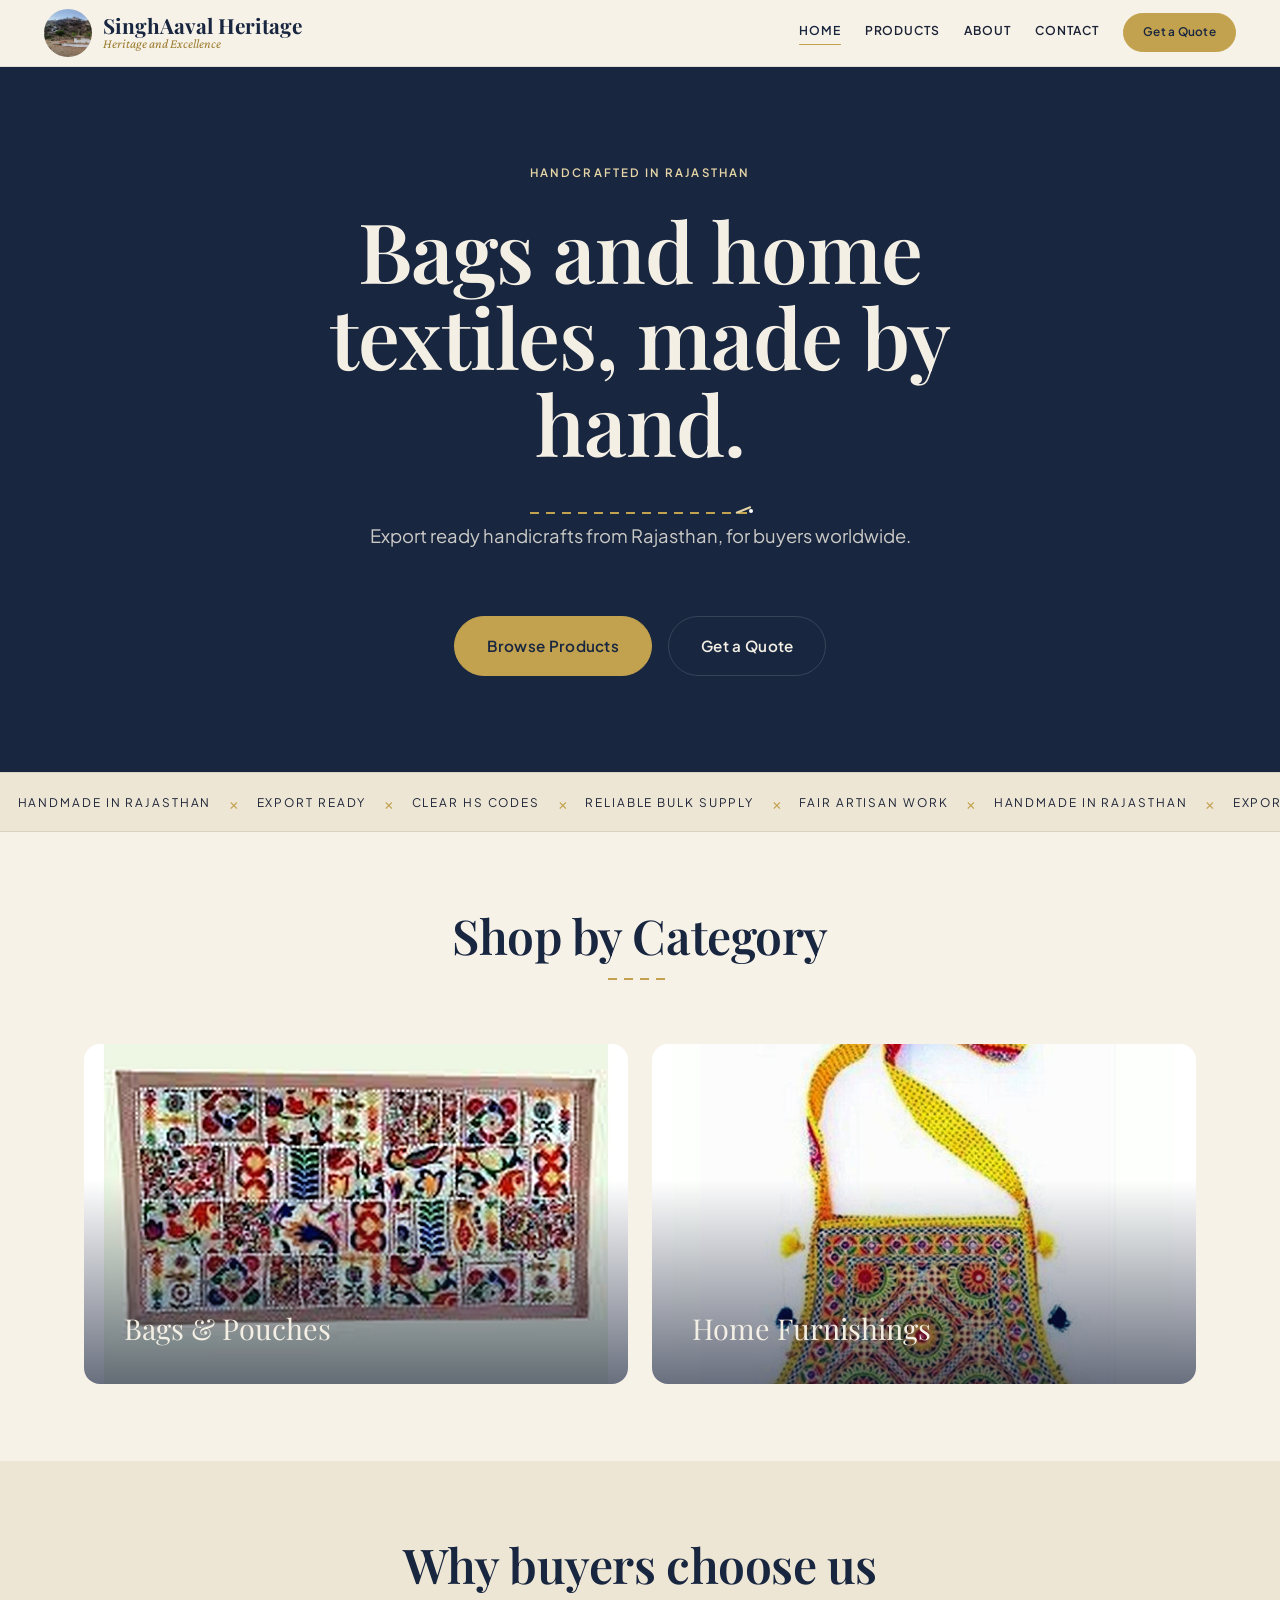
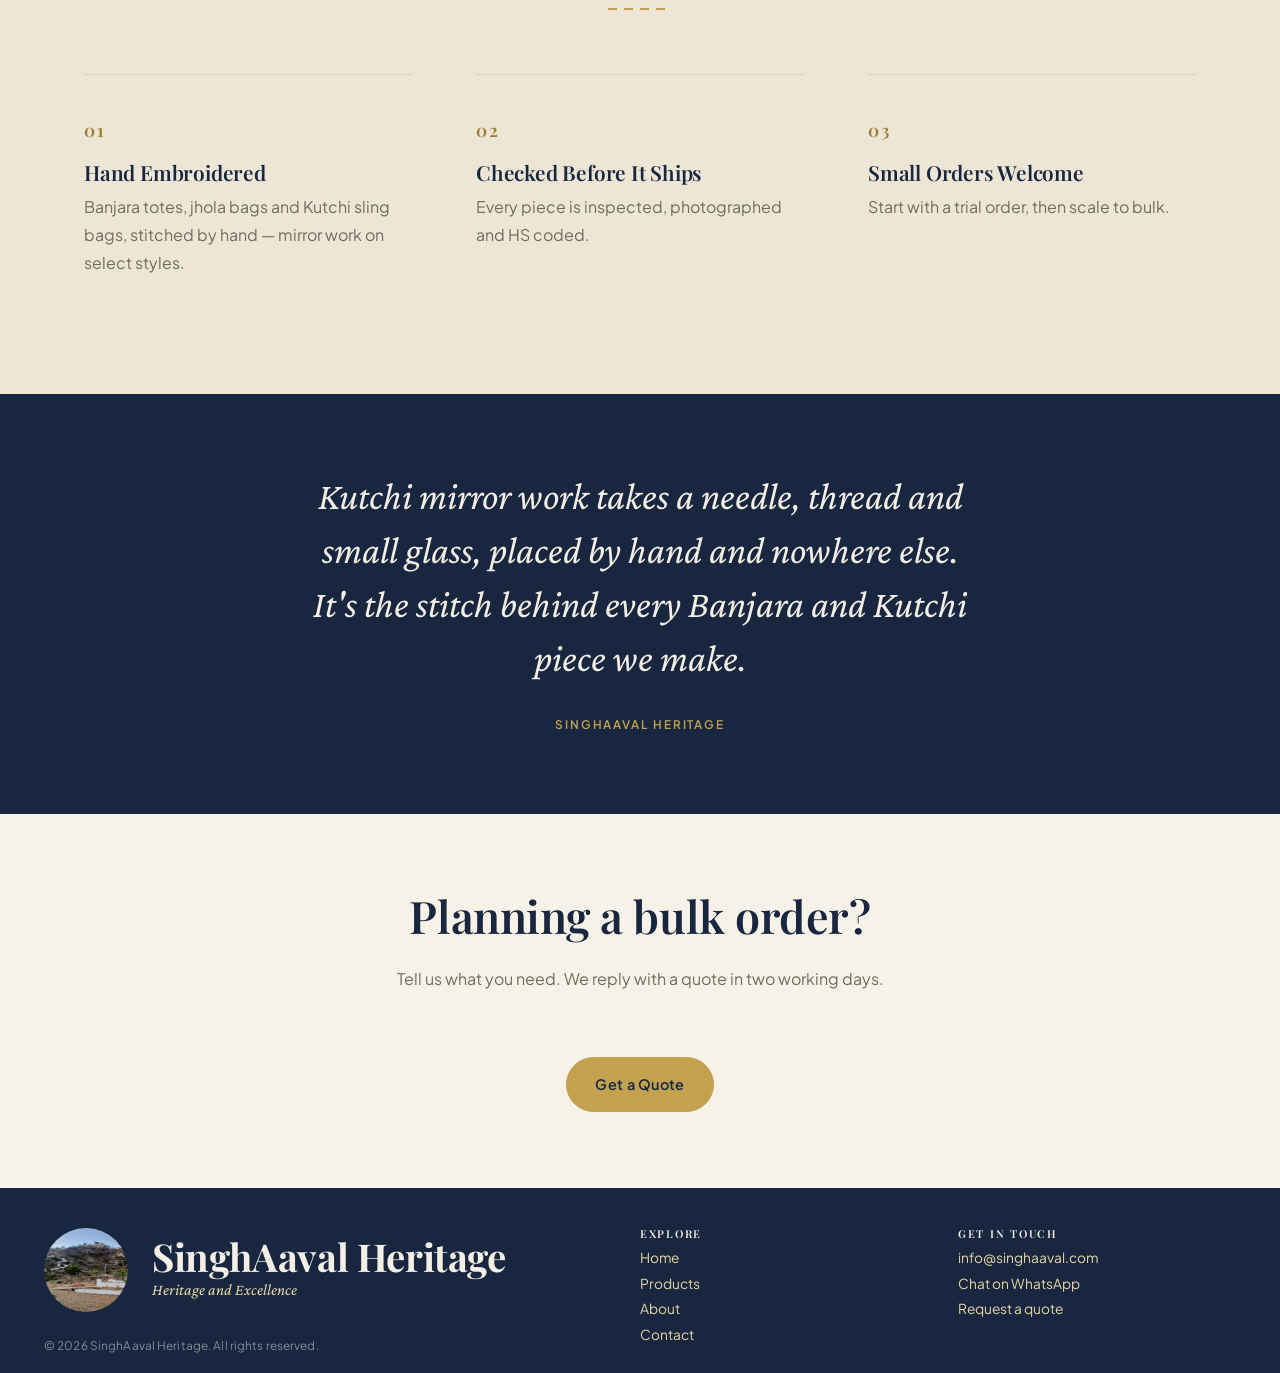
<file: index.html>
<!DOCTYPE html>
<!-- Page shell (machinery). To change what SHOWS on the page, edit PAGES.home in
     assets/js/data.js. The SEO block below (title, description, social preview)
     is the one part of this file worth editing per page — see the comments. -->
<html lang="en">
<head>
  <meta charset="UTF-8" />
  <meta name="viewport" content="width=device-width, initial-scale=1.0" />


  <!-- ===== SEO (safe to edit) =====
       title  : keep ~60 characters, lead with what buyers search.
       description: keep ~155 characters, plain and specific. -->
  <title>Handmade Banjara Bags &amp; Wall Hangings | SinghAaval Heritage</title>
  <meta name="description" content="Manufacturer and exporter of hand embroidered Banjara bags, Kutchi mirror work slings and Rajasthani wall hangings. Wholesale and bulk orders, shipped worldwide." />
  <link rel="canonical" href="https://singhaaval.com/" />
  <meta name="robots" content="index, follow, max-image-preview:large" />
  <meta name="theme-color" content="#182640" />


  <!-- Social / WhatsApp link preview (Open Graph + Twitter). Must be static HTML so
       scrapers that do not run JavaScript still see a title, text and image. -->
  <meta property="og:type" content="website" />
  <meta property="og:site_name" content="SinghAaval Heritage" />
  <meta property="og:title" content="Handmade Banjara Bags &amp; Wall Hangings | SinghAaval Heritage" />
  <meta property="og:description" content="Hand embroidered Banjara bags, Kutchi mirror work slings and Rajasthani wall hangings. Wholesale, export and bulk orders, shipped worldwide." />
  <meta property="og:url" content="https://singhaaval.com/" />
  <meta property="og:image" content="https://singhaaval.com/assets/images/products/banjara-bag.jpg" />
  <meta property="og:locale" content="en_US" />
  <meta name="twitter:card" content="summary_large_image" />
  <meta name="twitter:title" content="Handmade Banjara Bags &amp; Wall Hangings | SinghAaval Heritage" />
  <meta name="twitter:description" content="Hand embroidered Banjara bags, Kutchi mirror work slings and Rajasthani wall hangings. Wholesale and export, shipped worldwide." />
  <meta name="twitter:image" content="https://singhaaval.com/assets/images/products/banjara-bag.jpg" />


  <link rel="icon" href="assets/images/logo.jpg" />
  <link rel="preconnect" href="https://fonts.googleapis.com" />
  <link rel="preconnect" href="https://fonts.gstatic.com" crossorigin />
  <link rel="stylesheet" href="https://fonts.googleapis.com/css2?family=Playfair+Display:wght@500;600;700&family=Plus+Jakarta+Sans:wght@400;500;600;700&family=Crimson+Pro:ital@1&display=swap" />
  <link rel="stylesheet" href="assets/css/theme.css?v=25" />
  <link rel="stylesheet" href="assets/css/styles.css?v=25" />
</head>
<body>
  <header data-site-header></header>
  <main data-page="home">
    <noscript>
      <h1>SinghAaval Heritage &mdash; Handmade Banjara Bags and Rajasthani Wall Hangings</h1>
      <p>Manufacturer, exporter and wholesale supplier of hand embroidered Banjara bags,
        Kutchi mirror work sling bags, cotton jhola bags, elephant torans and patchwork
        wall hangings, made by artisans in Rajasthan, India. For a bulk or export quote,
        email info@singhaaval.com.</p>
      <p><a href="products.html">View products</a> &middot; <a href="contact.html">Get a quote</a></p>
    </noscript>
  </main>
  <footer data-site-footer></footer>
  <script src="assets/js/data.js?v=25"></script>
  <script src="assets/js/render.js?v=25"></script>
  <script src="assets/js/main.js?v=25"></script>
</body>
</html>
</file>
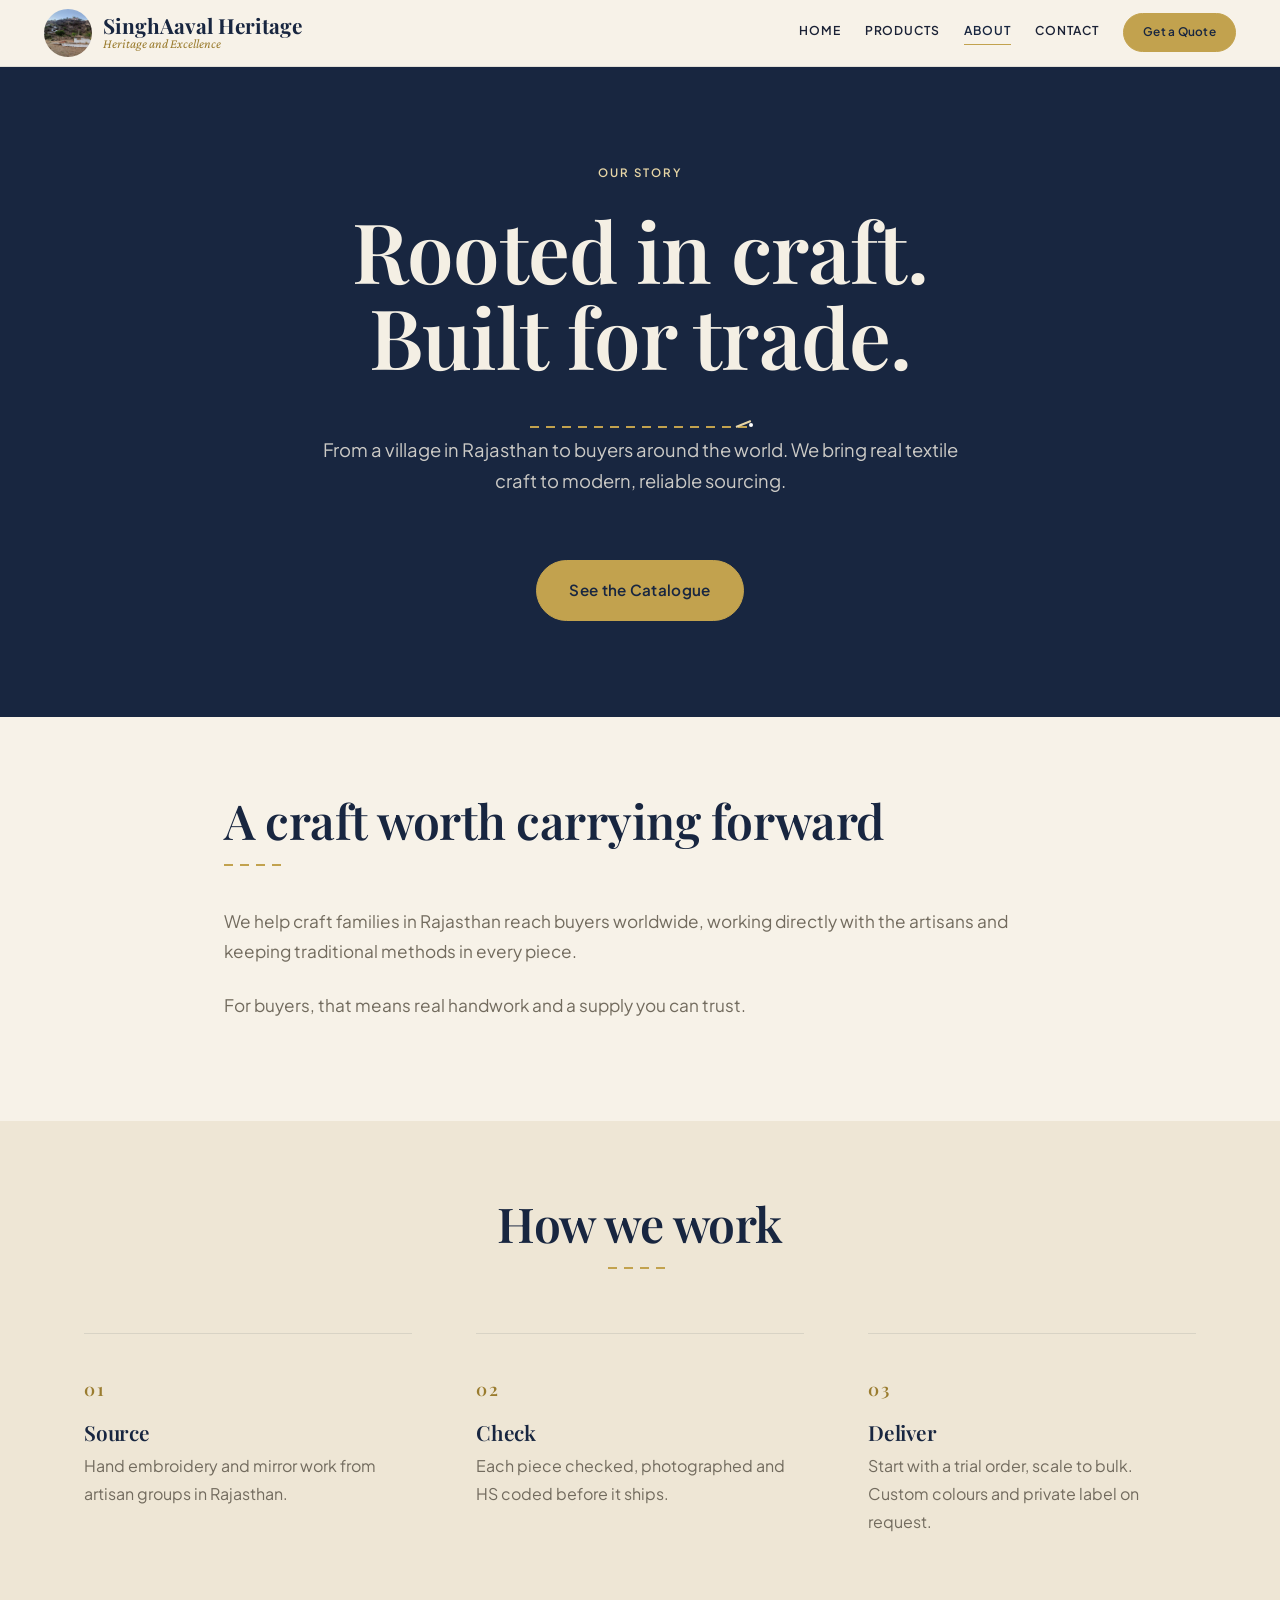
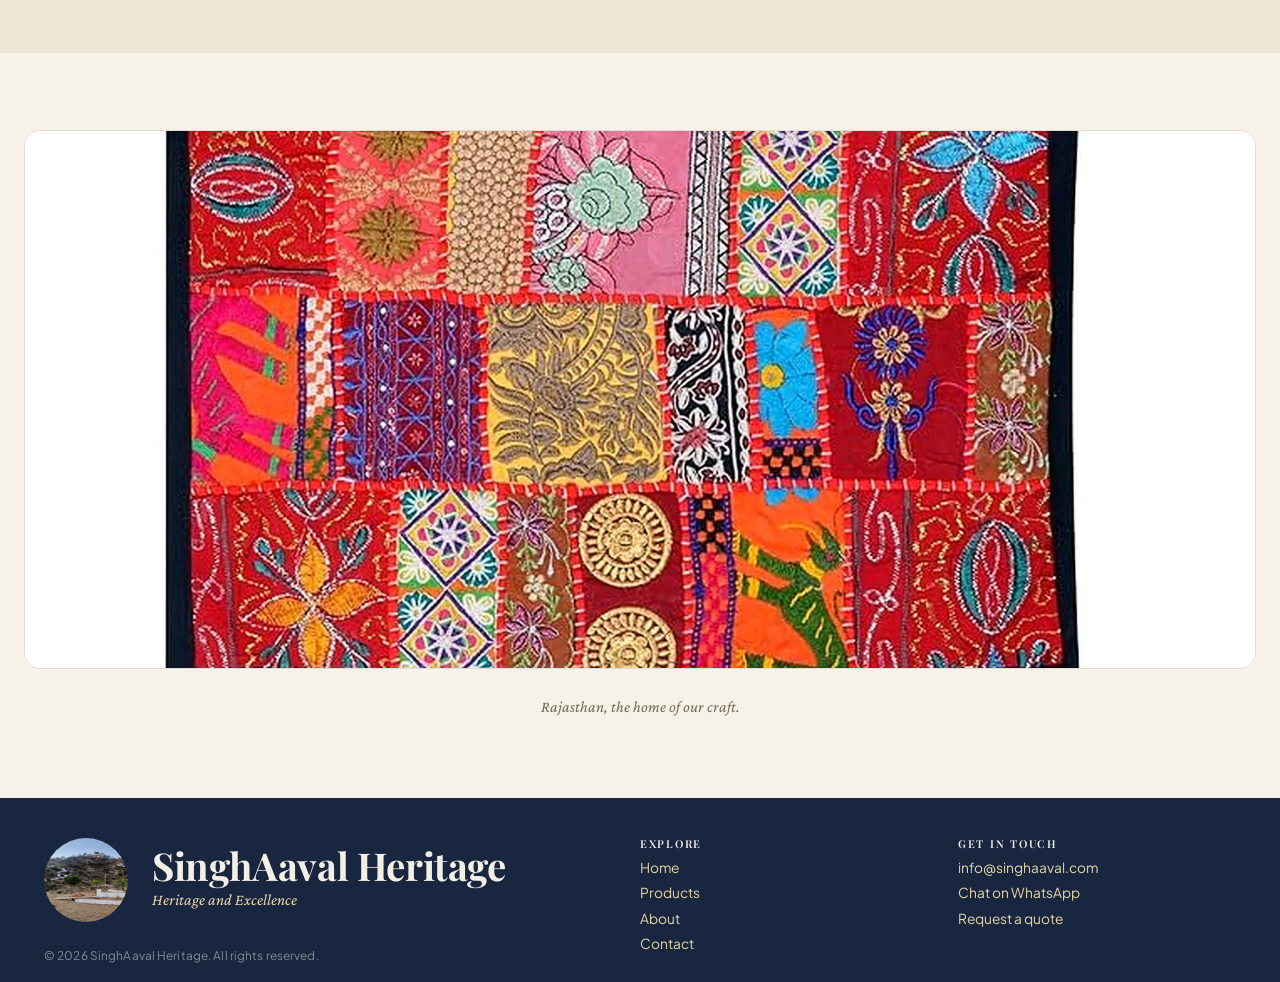
<file: about.html>
<!DOCTYPE html>
<!-- Page shell (machinery). To change what SHOWS on the page, edit PAGES.about in
     assets/js/data.js. The SEO block below (title, description, social preview)
     is the one part of this file worth editing per page — see the comments. -->
<html lang="en">
<head>
  <meta charset="UTF-8" />
  <meta name="viewport" content="width=device-width, initial-scale=1.0" />


  <!-- ===== SEO (safe to edit) ===== -->
  <title>About | Rajasthan Handicraft Exporter | SinghAaval Heritage</title>
  <meta name="description" content="SinghAaval Heritage makes and exports handmade bags and home textiles, working directly with Rajasthani artisans. Real handwork, clear HS codes, reliable bulk supply." />
  <link rel="canonical" href="https://singhaaval.com/about.html" />
  <meta name="robots" content="index, follow, max-image-preview:large" />
  <meta name="theme-color" content="#182640" />


  <!-- Social / WhatsApp link preview -->
  <meta property="og:type" content="website" />
  <meta property="og:site_name" content="SinghAaval Heritage" />
  <meta property="og:title" content="About | Rajasthan Handicraft Exporter | SinghAaval Heritage" />
  <meta property="og:description" content="We make and export handmade bags and home textiles, working directly with Rajasthani artisans. Real handwork, clear HS codes, reliable bulk supply." />
  <meta property="og:url" content="https://singhaaval.com/about.html" />
  <meta property="og:image" content="https://singhaaval.com/assets/images/products/banjara-bag.jpg" />
  <meta property="og:locale" content="en_US" />
  <meta name="twitter:card" content="summary_large_image" />
  <meta name="twitter:title" content="About | Rajasthan Handicraft Exporter | SinghAaval Heritage" />
  <meta name="twitter:description" content="We make and export handmade bags and home textiles with Rajasthani artisans. Real handwork, clear HS codes, reliable bulk supply." />
  <meta name="twitter:image" content="https://singhaaval.com/assets/images/products/banjara-bag.jpg" />


  <link rel="icon" href="assets/images/logo.jpg" />
  <link rel="preconnect" href="https://fonts.googleapis.com" />
  <link rel="preconnect" href="https://fonts.gstatic.com" crossorigin />
  <link rel="stylesheet" href="https://fonts.googleapis.com/css2?family=Playfair+Display:wght@500;600;700&family=Plus+Jakarta+Sans:wght@400;500;600;700&family=Crimson+Pro:ital@1&display=swap" />
  <link rel="stylesheet" href="assets/css/theme.css?v=25" />
  <link rel="stylesheet" href="assets/css/styles.css?v=25" />
</head>
<body>
  <header data-site-header></header>
  <main data-page="about">
    <noscript>
      <h1>About SinghAaval Heritage &mdash; Rajasthan Handicraft Exporter</h1>
      <p>We help craft families in Rajasthan, India reach buyers worldwide, working directly
        with artisans to make and export handmade bags and home textiles. For buyers that
        means real handwork, clear HS codes and a supply you can trust. Email
        info@singhaaval.com for wholesale and export enquiries.</p>
      <p><a href="products.html">View products</a> &middot; <a href="contact.html">Get a quote</a></p>
    </noscript>
  </main>
  <footer data-site-footer></footer>
  <script src="assets/js/data.js?v=25"></script>
  <script src="assets/js/render.js?v=25"></script>
  <script src="assets/js/main.js?v=25"></script>
</body>
</html>
</file>
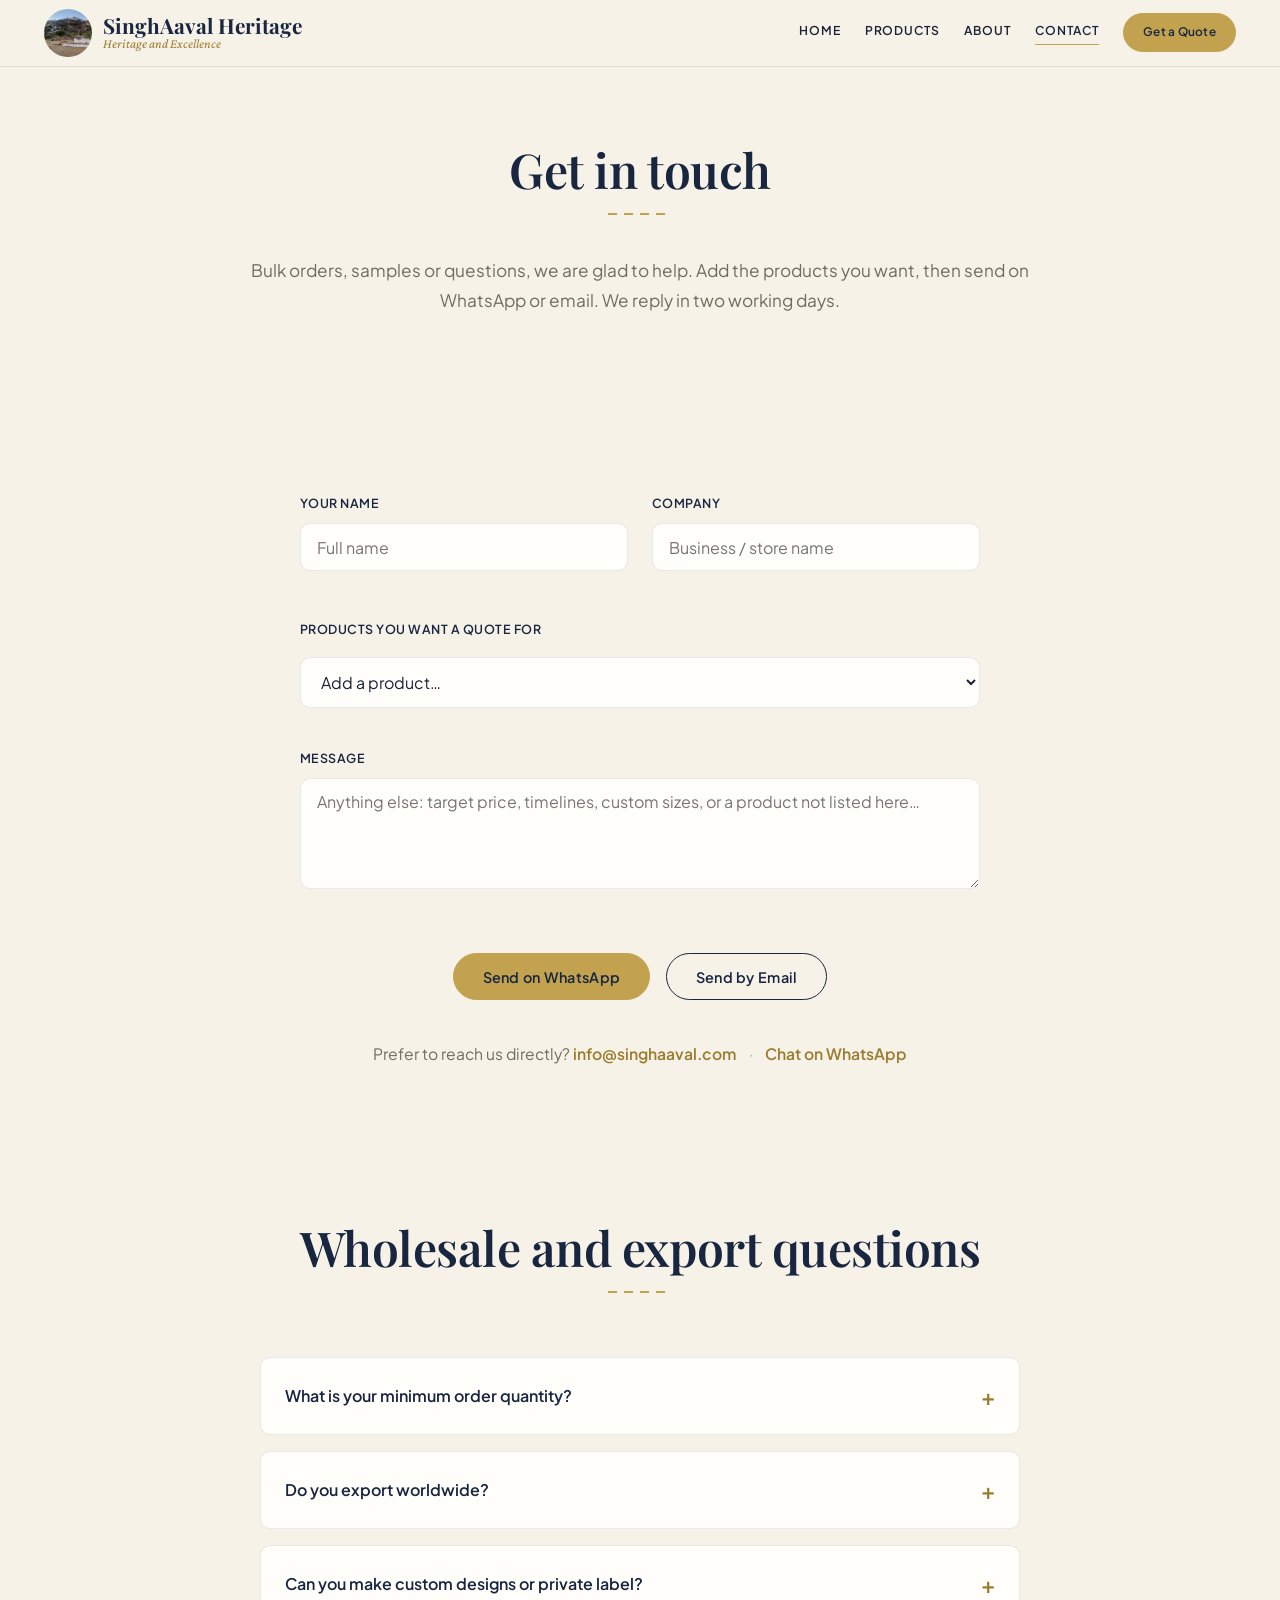
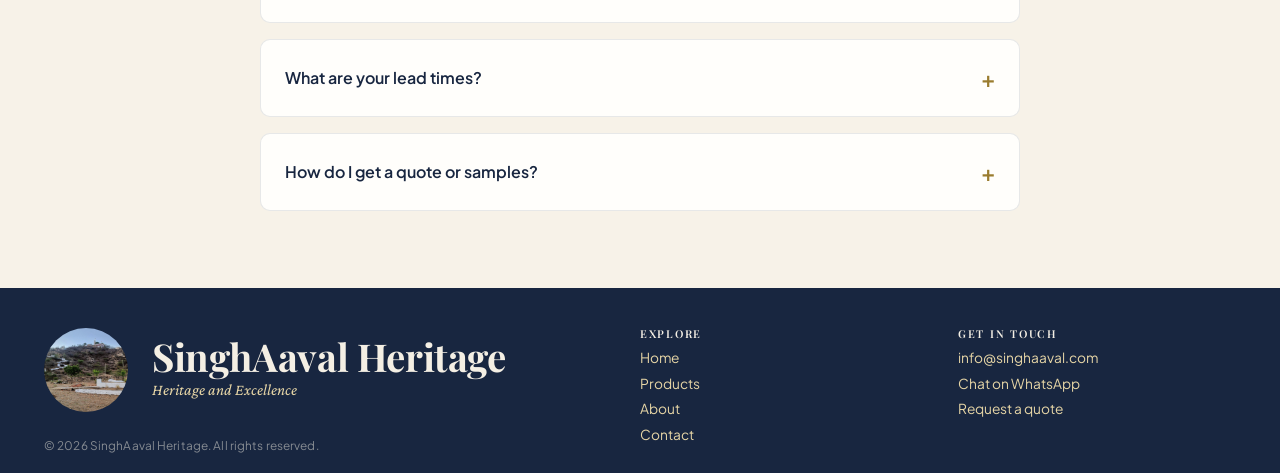
<file: contact.html>
<!DOCTYPE html>
<!-- Page shell (machinery). To change what SHOWS on the page, edit PAGES.contact in
     assets/js/data.js. The SEO block below (title, description, social preview)
     is the one part of this file worth editing per page — see the comments. -->
<html lang="en">
<head>
  <meta charset="UTF-8" />
  <meta name="viewport" content="width=device-width, initial-scale=1.0" />


  <!-- ===== SEO (safe to edit) ===== -->
  <title>Get a Quote | Wholesale Handicraft Enquiry | SinghAaval Heritage</title>
  <meta name="description" content="Request a wholesale quote for handmade Banjara bags, mirror work slings and Rajasthani wall hangings. Send your products and quantities on WhatsApp or by email." />
  <link rel="canonical" href="https://singhaaval.com/contact.html" />
  <meta name="robots" content="index, follow, max-image-preview:large" />
  <meta name="theme-color" content="#182640" />


  <!-- Social / WhatsApp link preview -->
  <meta property="og:type" content="website" />
  <meta property="og:site_name" content="SinghAaval Heritage" />
  <meta property="og:title" content="Get a Quote | Wholesale Handicraft Enquiry | SinghAaval Heritage" />
  <meta property="og:description" content="Request a wholesale quote for handmade Banjara bags, mirror work slings and Rajasthani wall hangings. WhatsApp or email us your products and quantities." />
  <meta property="og:url" content="https://singhaaval.com/contact.html" />
  <meta property="og:image" content="https://singhaaval.com/assets/images/products/banjara-bag.jpg" />
  <meta property="og:locale" content="en_US" />
  <meta name="twitter:card" content="summary_large_image" />
  <meta name="twitter:title" content="Get a Quote | Wholesale Handicraft Enquiry | SinghAaval Heritage" />
  <meta name="twitter:description" content="Request a wholesale quote for handmade Banjara bags, mirror work slings and Rajasthani wall hangings." />
  <meta name="twitter:image" content="https://singhaaval.com/assets/images/products/banjara-bag.jpg" />


  <link rel="icon" href="assets/images/logo.jpg" />
  <link rel="preconnect" href="https://fonts.googleapis.com" />
  <link rel="preconnect" href="https://fonts.gstatic.com" crossorigin />
  <link rel="stylesheet" href="https://fonts.googleapis.com/css2?family=Playfair+Display:wght@500;600;700&family=Plus+Jakarta+Sans:wght@400;500;600;700&family=Crimson+Pro:ital@1&display=swap" />
  <link rel="stylesheet" href="assets/css/theme.css?v=25" />
  <link rel="stylesheet" href="assets/css/styles.css?v=25" />
</head>
<body>
  <header data-site-header></header>
  <main data-page="contact">
    <noscript>
      <h1>Get a Wholesale Quote &mdash; SinghAaval Heritage</h1>
      <p>Request a bulk or export quote for handmade Banjara bags, Kutchi mirror work sling
        bags, jhola bags, elephant torans and patchwork wall hangings. Email
        info@singhaaval.com with the products and quantities you need and we reply in two
        working days.</p>
      <p><a href="products.html">View products</a></p>
    </noscript>
  </main>
  <footer data-site-footer></footer>
  <script src="assets/js/data.js?v=25"></script>
  <script src="assets/js/render.js?v=25"></script>
  <script src="assets/js/main.js?v=25"></script>
</body>
</html>
</file>
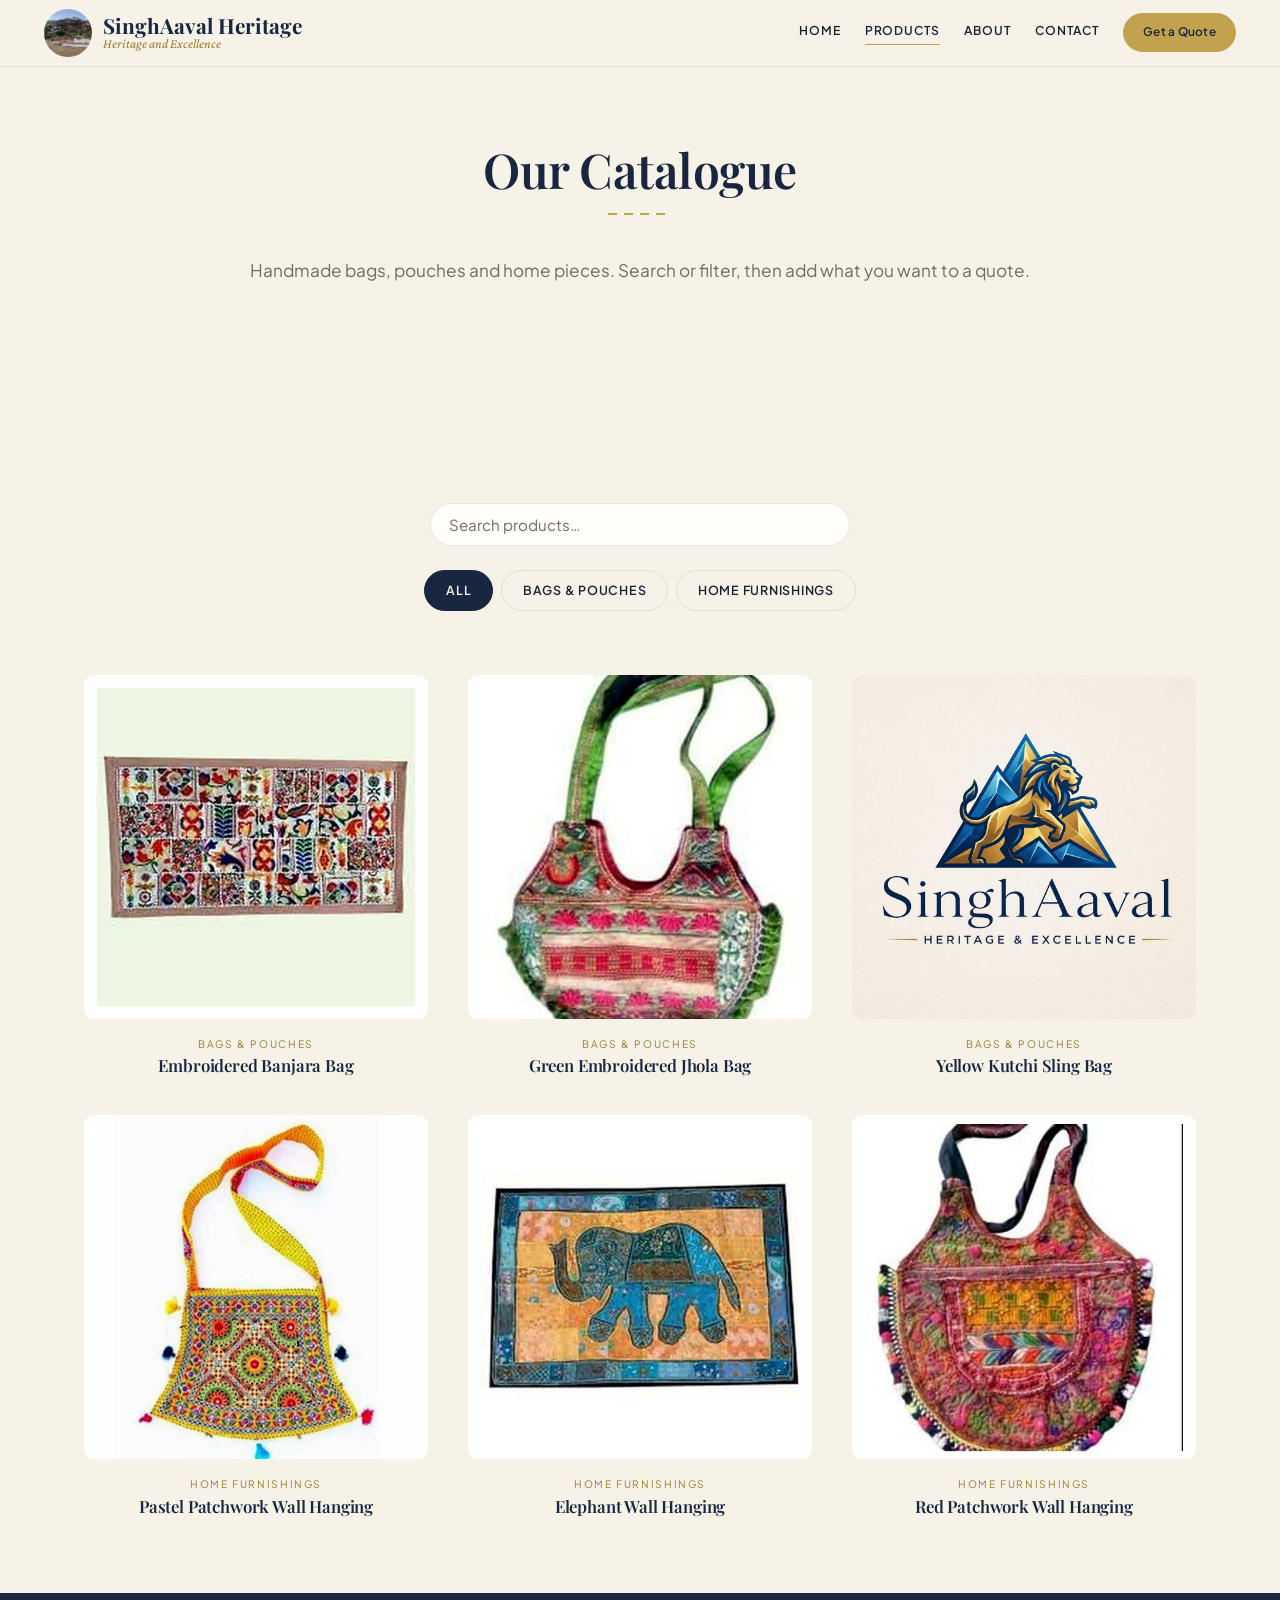
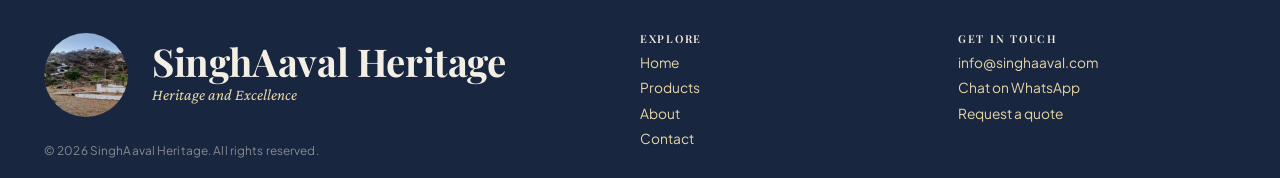
<file: products.html>
<!DOCTYPE html>
<!-- Page shell (machinery). To change what SHOWS on the page, edit PAGES.products in
     assets/js/data.js. The SEO block below (title, description, social preview)
     is the one part of this file worth editing per page — see the comments. -->
<html lang="en">
<head>
  <meta charset="UTF-8" />
  <meta name="viewport" content="width=device-width, initial-scale=1.0" />


  <!-- ===== SEO (safe to edit) ===== -->
  <title>Wholesale Handmade Bags &amp; Wall Hangings | SinghAaval Heritage</title>
  <meta name="description" content="Catalogue of hand embroidered Banjara totes, Kutchi mirror work sling bags, jhola bags, elephant torans and patchwork wall hangings. Clear HS codes, bulk and export supply." />
  <link rel="canonical" href="https://singhaaval.com/products.html" />
  <meta name="robots" content="index, follow, max-image-preview:large" />
  <meta name="theme-color" content="#182640" />


  <!-- Social / WhatsApp link preview -->
  <meta property="og:type" content="website" />
  <meta property="og:site_name" content="SinghAaval Heritage" />
  <meta property="og:title" content="Wholesale Handmade Bags &amp; Wall Hangings | SinghAaval Heritage" />
  <meta property="og:description" content="Hand embroidered Banjara totes, Kutchi mirror work slings, jhola bags, elephant torans and patchwork wall hangings. Clear HS codes, bulk and export supply." />
  <meta property="og:url" content="https://singhaaval.com/products.html" />
  <meta property="og:image" content="https://singhaaval.com/assets/images/products/banjara-bag.jpg" />
  <meta property="og:locale" content="en_US" />
  <meta name="twitter:card" content="summary_large_image" />
  <meta name="twitter:title" content="Wholesale Handmade Bags &amp; Wall Hangings | SinghAaval Heritage" />
  <meta name="twitter:description" content="Hand embroidered Banjara totes, Kutchi mirror work slings, jhola bags, torans and patchwork wall hangings. Bulk and export supply." />
  <meta name="twitter:image" content="https://singhaaval.com/assets/images/products/banjara-bag.jpg" />


  <link rel="icon" href="assets/images/logo.jpg" />
  <link rel="preconnect" href="https://fonts.googleapis.com" />
  <link rel="preconnect" href="https://fonts.gstatic.com" crossorigin />
  <link rel="stylesheet" href="https://fonts.googleapis.com/css2?family=Playfair+Display:wght@500;600;700&family=Plus+Jakarta+Sans:wght@400;500;600;700&family=Crimson+Pro:ital@1&display=swap" />
  <link rel="stylesheet" href="assets/css/theme.css?v=25" />
  <link rel="stylesheet" href="assets/css/styles.css?v=25" />
</head>
<body>
  <header data-site-header></header>
  <main data-page="products">
    <noscript>
      <h1>Products &mdash; Handmade Bags and Rajasthani Home Textiles</h1>
      <p>Wholesale catalogue of hand embroidered Banjara totes, Kutchi mirror work sling
        bags, cotton jhola bags, elephant torans and patchwork wall hangings, made by
        artisans in Rajasthan, India. Clear HS codes and reliable bulk supply for export
        and trade buyers. For a quote, email info@singhaaval.com.</p>
      <p><a href="contact.html">Get a quote</a></p>
    </noscript>
  </main>
  <footer data-site-footer></footer>
  <script src="assets/js/data.js?v=25"></script>
  <script src="assets/js/render.js?v=25"></script>
  <script src="assets/js/main.js?v=25"></script>
</body>
</html>
</file>
<file: assets/css/theme.css>
/* ============================================================
   SinghAaval Heritage  —  THEME
   ------------------------------------------------------------
   THIS IS THE FILE YOU EDIT TO CHANGE THE LOOK.
   Colours, fonts and spacing live here as tokens.
   Change a value once and it updates everywhere on the site.
   (You normally never need to touch styles.css.)
   ============================================================ */


:root {
  /* ---- BRAND COLOURS (deep indigo + antique gold) ---- */
  --color-primary:        #182640;   /* deep indigo : headings, dark sections   */
  --color-gold:           #c2a24e;   /* antique gold : the one accent            */
  --color-gold-dark:      #9a7c2f;   /* darker gold : label + link text on light */
  --color-gold-soft:      #e7d6a6;   /* soft gold : labels on dark               */


  /* ---- NEUTRALS (warm ivory, so products pop) ---- */
  --color-background:     #f7f2e8;   /* page base (warm ivory)                   */
  --color-surface:        #fffefb;   /* cards, panels (barely-warm white)        */
  --color-muted:          #eee6d5;   /* soft sand panel fill                     */


  /* ---- TEXT (tinted, never pure grey) ---- */
  --color-text:           #1b2236;   /* main ink                                 */
  --color-text-muted:     #726b5e;   /* secondary text (warm taupe)              */
  --color-text-light:     #f4efe4;   /* text on dark backgrounds                 */
  --color-error:          #b23b2e;   /* form validation message                  */


  /* ---- BORDERS (low opacity, never solid/hard) ---- */
  --border-on-light:      rgba(24, 38, 64, 0.10);
  --border-on-dark:       rgba(244, 239, 228, 0.14);


  /* ---- FONTS ----
     Display = headings | Body = paragraphs | Accent = italic lines */
  --font-display: 'Playfair Display', Georgia, serif;
  --font-body:    'Plus Jakarta Sans', system-ui, sans-serif;
  --font-accent:  'Crimson Pro', Georgia, serif;


  /* ---- SPACING SCALE ---- */
  --space-xs: 0.5rem;
  --space-sm: 1rem;
  --space-md: 1.5rem;
  --space-lg: 2.5rem;
  --space-xl: 4rem;
  --space-2xl: 6rem;
  /* section rhythm: ~56px mobile to ~104px desktop — the researched premium
     band (80-120px) that reads structured without feeling empty */
  --space-section: clamp(3.5rem, 6vw, 6.5rem);


  /* ---- LAYOUT WIDTHS ---- */
  --max-width:    1240px;   /* header / footer / wide bands */
  --content-width: 1160px;  /* text + grids (uses the estate, stays readable) */


  /* ---- MOTION (ease-out only) ---- */
  --ease-out:  cubic-bezier(0.22, 1, 0.36, 1);
  --t-in:  0.45s var(--ease-out);   /* things appearing  */
  --t-fast: 0.18s var(--ease-out);


  /* ---- CORNER ROUNDING (restrained) ---- */
  --radius-sm: 4px;
  --radius-md: 10px;
  --radius-lg: 16px;
  --radius-full: 9999px;
}
</file>
<file: assets/css/styles.css>
/* ============================================================
   SinghAaval Heritage  —  COMPONENT STYLES  (machinery)
   ------------------------------------------------------------
   Styles the pieces render.js builds, using only theme.css
   tokens. To change the look, edit theme.css, not this file.
   Mobile-first: base rules are for phones; the @media blocks
   near the bottom enhance larger screens.
   ============================================================ */


/* ---- reset & base ---- */
*, *::before, *::after { box-sizing: border-box; }
html { -webkit-text-size-adjust: 100%; }


body {
  margin: 0;
  font-family: var(--font-body);
  color: var(--color-text);
  background: var(--color-background);
  line-height: 1.75;                       /* airy body = considered */
  font-weight: 400;
  -webkit-font-smoothing: antialiased;
}


img { max-width: 100%; display: block; }


a { color: var(--color-primary); text-decoration: none; transition: color var(--t-fast); }
a:hover { color: var(--color-gold-dark); }


h1, h2, h3, h4 {
  font-family: var(--font-display);
  color: var(--color-primary);
  line-height: 1.12;
  margin: 0 0 var(--space-md);
  font-weight: 600;
  letter-spacing: -0.01em;
}


p { margin: 0 0 var(--space-md); }


/* content widths */
.container {
  width: 100%;
  max-width: var(--content-width);
  margin: 0 auto;
  padding: 0 var(--space-md);
}
.container-wide { max-width: var(--max-width); }


.text-center { text-align: center; }


/* tracked uppercase eyebrow / label */
.eyebrow {
  text-transform: uppercase;
  letter-spacing: 0.18em;
  font-size: 0.72rem;
  font-weight: 600;
  color: var(--color-gold-dark);
  margin: 0 0 var(--space-md);
}


/* section heading + the 1.5x gap to body */
.section-heading {
  font-size: clamp(1.9rem, 4.5vw, 3rem);
  margin-bottom: var(--space-lg);
}


/* ============================================================
   MOTION  —  scroll reveal + staggered entrance
   ============================================================ */
.reveal {
  opacity: 0;
  transform: translateY(18px);
  transition: opacity var(--t-in), transform var(--t-in);
  transition-delay: var(--reveal-delay, 0ms);
}
.reveal.is-visible { opacity: 1; transform: none; }


@media (prefers-reduced-motion: reduce) {
  .reveal { opacity: 1; transform: none; transition: none; }
}


/* ============================================================
   BUTTONS  —  outline by default; gold fill only for primary CTA
   ============================================================ */
.btn {
  display: inline-block;
  font-family: var(--font-body);
  font-weight: 600;
  font-size: 0.9rem;
  letter-spacing: 0.02em;
  padding: 0.85rem 1.8rem;
  border-radius: var(--radius-full);
  border: 1px solid var(--color-primary);
  color: var(--color-primary);
  background: transparent;
  cursor: pointer;
  transition: color var(--t-fast), border-color var(--t-fast),
              background var(--t-fast), transform var(--t-fast);
}
.btn:hover { transform: translateY(-2px); }
.btn:active { transform: translateY(0); }
@media (prefers-reduced-motion: reduce) { .btn:hover, .btn:active { transform: none; } }


/* clear keyboard focus ring everywhere */
:focus-visible { outline: 2px solid var(--color-gold); outline-offset: 3px; border-radius: var(--radius-sm); }
.product-card:focus-visible { outline-offset: 4px; }


/* primary CTA: the one filled, gold button */
.btn-primary {
  background: var(--color-gold);
  border-color: var(--color-gold);
  color: var(--color-primary);
}
.btn-primary:hover { background: var(--color-gold-dark); border-color: var(--color-gold-dark); color: var(--color-primary); }


/* ghost: outline with a slow border/colour glow to gold */
.btn-ghost { background: transparent; }
.btn-ghost:hover { border-color: var(--color-gold-dark); color: var(--color-gold-dark); }


.btn-gold { background: var(--color-gold); border-color: var(--color-gold); color: var(--color-primary); }
.btn-gold:hover { background: var(--color-gold-dark); border-color: var(--color-gold-dark); color: var(--color-primary); }


/* on dark sections, outline buttons switch to light ink */
.bg-navy .btn, .bg-image .btn, .hero .btn-ghost {
  border-color: var(--border-on-dark);
  color: var(--color-text-light);
}
.bg-navy .btn:hover, .bg-image .btn:hover, .hero .btn-ghost:hover {
  border-color: var(--color-gold); color: var(--color-gold);
}
.bg-navy .btn-primary, .hero .btn-primary {
  background: var(--color-gold); border-color: var(--color-gold); color: var(--color-primary);
}


/* ============================================================
   HEADER + NAV
   ============================================================ */
[data-site-header] {
  position: sticky;
  top: 0;
  z-index: 50;
  background: rgba(247, 242, 232, 0.82);
  -webkit-backdrop-filter: saturate(130%) blur(6px);   /* Safari / iOS glass; light blur = scroll-smooth on low-end */
  backdrop-filter: saturate(130%) blur(6px);
  border-bottom: 1px solid var(--border-on-light);
}
[data-site-header] .container { max-width: var(--max-width); }
.header-inner {
  display: flex;
  align-items: center;
  justify-content: space-between;
  padding: 0.55rem 0;
}
.logo { display: flex; align-items: center; gap: 0.7rem; }
.logo-img { width: 48px; height: 48px; border-radius: var(--radius-full); object-fit: cover; }
.logo-text { display: flex; flex-direction: column; line-height: 1.08; }
.logo-title { font-family: var(--font-display); font-weight: 700; font-size: 1.3rem; color: var(--color-primary); }
.logo-subtitle { font-family: var(--font-accent); font-style: italic; font-size: 0.82rem; color: var(--color-gold-dark); }


.nav { display: none; align-items: center; gap: var(--space-md); }
.nav-link {
  font-size: 0.76rem;
  font-weight: 600;
  letter-spacing: 0.08em;
  text-transform: uppercase;
  color: var(--color-text);
  padding-bottom: 3px;
  border-bottom: 1px solid transparent;
}
.nav .btn { padding: 0.5rem 1.2rem; font-size: 0.74rem; }
.cta-count { margin-left: 0.4em; font-variant-numeric: tabular-nums; }
.cta-count[hidden] { display: none; }
.nav-link:hover { color: var(--color-primary); }
.nav-link.active { color: var(--color-primary); border-bottom-color: var(--color-gold); }


.mobile-toggle {
  display: inline-flex;
  background: transparent; border: 0; cursor: pointer;
  color: var(--color-primary); padding: var(--space-xs);
}
.mobile-menu {
  display: none;
  flex-direction: column;
  gap: var(--space-xs);
  padding: var(--space-sm) var(--space-md) var(--space-md);
  background: var(--color-surface);
  border-top: 1px solid var(--border-on-light);
}
.mobile-menu.open { display: flex; }
.mobile-menu a {
  font-weight: 600; letter-spacing: 0.04em;
  color: var(--color-text);
  min-height: 44px; display: flex; align-items: center;   /* comfortable touch target */
  padding: var(--space-xs) 0;
  border-bottom: 1px solid var(--border-on-light);
}


/* ============================================================
   SECTIONS + BACKGROUNDS
   ============================================================ */
.section { padding: var(--space-section) 0; }


.bg-cream { background: var(--color-muted); }
.bg-navy  { background: var(--color-primary); color: var(--color-text-light); }
.bg-gold  { background: var(--color-gold); color: var(--color-primary); }
.bg-navy h1, .bg-navy h2, .bg-navy h3, .bg-navy h4 { color: var(--color-text-light); }
.bg-navy .eyebrow { color: var(--color-gold-soft); }


.bg-image {
  position: relative;
  background-size: cover; background-position: center;
  color: var(--color-text-light);
}
.bg-image::before { content: ""; position: absolute; inset: 0; background: rgba(14, 23, 48, 0.7); }
.bg-image .container { position: relative; z-index: 1; }
.bg-image h1, .bg-image h2, .bg-image h3, .bg-image h4 { color: var(--color-text-light); }


.prose { max-width: 64ch; margin: 0 auto; font-size: 1.075rem; color: var(--color-text-muted); }
.prose .section-heading { color: var(--color-primary); }


/* ============================================================
   HERO  —  dark editorial split, oversized headline
   ============================================================ */
.hero {
  background: var(--color-primary);
  color: var(--color-text-light);
}
.hero h1, .hero .eyebrow { color: var(--color-text-light); }
.hero .eyebrow { color: var(--color-gold-soft); }
.hero-inner { display: flex; flex-direction: column; align-items: center; text-align: center; }
.hero-copy { width: 100%; max-width: 60ch; }
.hero-heading {
  font-size: clamp(2.6rem, 8vw, 5.5rem);   /* uncomfortably large = editorial */
  line-height: 1.04;
  margin: 0 auto var(--space-lg);
  max-width: 18ch;                          /* wrap the big words nicely */
  overflow-wrap: anywhere;                  /* a long unbreakable word can't overflow the band */
}
.hero-text { font-size: 1.15rem; line-height: 1.7; color: rgba(244, 239, 228, 0.82); max-width: 52ch; margin: 0 auto; }
.hero-actions { display: flex; flex-wrap: wrap; gap: var(--space-sm); margin-top: var(--space-xl); justify-content: center; }
.hero-actions .btn { padding: 1rem 2rem; font-size: 0.95rem; }


/* HOOK: a needle stitches the gold line in beneath the hero headline on load */
.hero-stitch { position: relative; width: 220px; height: 14px; margin: var(--space-md) auto 0; }
.hero-stitch-line {
  position: absolute; top: 6px; left: 0; height: 2px; width: 0;
  background: repeating-linear-gradient(90deg, var(--color-gold) 0 9px, transparent 9px 16px);
  animation: hero-draw 1.6s var(--ease-out) 0.35s forwards;
}
.hero-needle { position: absolute; top: 0; left: 0; width: 16px; height: 14px; animation: hero-run 1.6s var(--ease-out) 0.35s forwards; }
.hero-needle::before {
  content: ""; position: absolute; top: 6px; left: 0; width: 16px; height: 2px;
  background: var(--color-gold-soft); transform: rotate(-22deg); transform-origin: left center;
}
.hero-needle::after { content: ""; position: absolute; top: 3px; left: 13px; width: 4px; height: 4px; border-radius: var(--radius-full); background: #fff; }
@keyframes hero-draw { from { width: 0; } to { width: 220px; } }
@keyframes hero-run { from { transform: translateX(0); } to { transform: translateX(206px); } }
@media (prefers-reduced-motion: reduce) {
  .hero-stitch-line { width: 220px; animation: none; }
  .hero-needle { display: none; }
}


/* ============================================================
   CATEGORY TILES  (shop by category)
   ============================================================ */
.category-grid { display: grid; grid-template-columns: 1fr; gap: var(--space-md); margin-top: var(--space-xl); }
.category-tile {
  position: relative; display: block; overflow: hidden;
  border-radius: var(--radius-lg); aspect-ratio: 3 / 2;   /* smaller, wider tile */
}
/* each tile quietly cross-fades through its category's product photos */
.cat-slides { position: absolute; inset: 0; }
.cat-slide {
  position: absolute; inset: 0; width: 100%; height: 100%; object-fit: cover;
  opacity: 0; transition: opacity 1s var(--ease-out), transform 0.7s var(--ease-out);
}
.cat-slide.active { opacity: 1; }
.category-tile:hover .cat-slide { transform: scale(1.05); }
.category-tile::after {
  content: ""; position: absolute; inset: 0;
  background: linear-gradient(to top, rgba(14, 23, 48, 0.62), rgba(14, 23, 48, 0) 60%);
}
.category-tile-label {
  position: absolute; z-index: 2; left: var(--space-lg); bottom: var(--space-lg);
  color: var(--color-text-light); font-family: var(--font-display);
  font-size: clamp(1.3rem, 2.6vw, 1.8rem); line-height: 1.1;
}
/* stitched frame: a fine dashed gold border fades in on hover, like a swatch
   pinned to cloth. Pure CSS, no extra nodes; shared by tiles and product photos. */
.category-tile::before,
.product-image::after {
  content: ""; position: absolute; inset: 10px; z-index: 3;
  border: 1.5px dashed var(--color-gold-soft); border-radius: var(--radius-sm);
  opacity: 0; transition: opacity var(--t-in); pointer-events: none;
}
.category-tile:hover::before,
.product-card:hover .product-image::after,
.product-card:focus-visible .product-image::after { opacity: 1; }


/* ============================================================
   HERITAGE RIBBON  (slow scrolling band of trust lines)
   ============================================================ */
.ribbon {
  background: var(--color-muted); overflow: hidden;
  border-top: 1px solid var(--border-on-light); border-bottom: 1px solid var(--border-on-light);
  padding: 0.85rem 0;
}
.ribbon-track { display: inline-flex; align-items: center; white-space: nowrap; animation: ribbon-marq 30s linear infinite; }
.ribbon-half { display: inline-flex; align-items: center; }
.ribbon:hover .ribbon-track,
.ribbon-track.is-paused { animation-play-state: paused; }
.ribbon-item { font-size: 0.74rem; letter-spacing: 0.16em; text-transform: uppercase; color: var(--color-text); padding: 0 1.1rem; }
.ribbon-tick { color: var(--color-gold); }
@keyframes ribbon-marq { from { transform: translateX(0); } to { transform: translateX(-50%); } }
@media (prefers-reduced-motion: reduce) { .ribbon-track { animation: none; } }


/* an offset target so the sticky header never covers a scrolled-to section */
.section-anchor { display: block; height: 0; scroll-margin-top: 90px; }


/* ============================================================
   PRODUCT GRID + CARDS  (minimal: photo-forward, name only)
   ============================================================ */
.products-grid {
  display: grid;
  grid-template-columns: 1fr;
  gap: var(--space-lg);
  margin-top: var(--space-xl);
}
.product-card { cursor: pointer; }
.product-image {
  position: relative; aspect-ratio: 1 / 1; overflow: hidden;
  border-radius: var(--radius-md); background: var(--color-surface);
}
.product-image img { width: 100%; height: 100%; object-fit: cover; transition: transform 0.7s var(--ease-out); }
.product-card:hover .product-image img,
.product-card:focus-visible .product-image img { transform: scale(1.05); }
.product-overlay {
  position: absolute; inset: 0; z-index: 2;
  display: flex; align-items: center; justify-content: center;
  background: rgba(14, 23, 48, 0.34); color: var(--color-text-light);
  font-size: 0.7rem; letter-spacing: 0.16em; text-transform: uppercase; font-weight: 600;
  opacity: 0; transition: opacity var(--t-in);
}
.product-card:hover .product-overlay,
.product-card:focus-visible .product-overlay { opacity: 1; }
.product-info { padding: var(--space-sm) 0 0; text-align: center; }
.product-eyebrow {
  display: block; font-size: 0.64rem; letter-spacing: 0.16em;
  text-transform: uppercase; color: var(--color-gold-dark); margin-bottom: 4px;
}
.product-title { font-size: 1.05rem; margin: 0; }


/* search + filter tools (products page) */
.catalogue-tools { margin-top: var(--space-lg); display: flex; flex-direction: column; align-items: center; gap: var(--space-md); }
.product-search {
  width: 100%; max-width: 420px;
  padding: 0.7rem 1.1rem; font-family: var(--font-body); font-size: 0.95rem;
  color: var(--color-text); background: var(--color-surface);
  border: 1px solid var(--border-on-light); border-radius: var(--radius-full);
  transition: border-color var(--t-fast);
}
.product-search:focus { outline: none; border-color: var(--color-gold); }
.product-search::placeholder { color: var(--color-text-muted); }
.products-empty { text-align: center; color: var(--color-text-muted); margin-top: var(--space-xl); font-size: 1.05rem; }
.products-empty[hidden] { display: none; }


/* filter bar */
.filter-bar { display: flex; flex-wrap: wrap; justify-content: center; gap: var(--space-xs); }
.filter-btn {
  font-family: var(--font-body); font-weight: 600;
  font-size: 0.78rem; letter-spacing: 0.06em; text-transform: uppercase;
  padding: 0.7rem 1.3rem; border-radius: var(--radius-full);
  border: 1px solid var(--border-on-light); background: transparent; color: var(--color-text);
  cursor: pointer; transition: color var(--t-fast), border-color var(--t-fast), background var(--t-fast);
}
.filter-btn:hover { border-color: var(--color-gold-dark); color: var(--color-gold-dark); }
.filter-btn.active { background: var(--color-primary); border-color: var(--color-primary); color: var(--color-text-light); }


/* ============================================================
   VALUES  —  numbered (no emoji-icon grid)
   ============================================================ */
.values-grid { display: grid; grid-template-columns: 1fr; gap: var(--space-lg); margin-top: var(--space-xl); }
.value-card { padding: var(--space-lg) 0; border-top: 1px solid var(--border-on-light); }
.bg-cream .value-card, .bg-navy .value-card { border-top-color: var(--border-on-light); }
.bg-navy .value-card { border-top-color: var(--border-on-dark); }
.value-num {
  font-family: var(--font-display); font-size: 1.1rem; font-weight: 600;
  color: var(--color-gold-dark); letter-spacing: 0.1em; display: block; margin-bottom: var(--space-sm);
}
.value-title { font-size: 1.3rem; margin-bottom: var(--space-xs); }
.value-text { color: var(--color-text-muted); margin: 0; }
.bg-navy .value-text { color: rgba(244, 239, 228, 0.78); }


/* ============================================================
   PULL QUOTE
   ============================================================ */
.pull-quote { max-width: 56ch; margin: 0 auto; text-align: center; }
.pull-quote p {
  font-family: var(--font-accent); font-style: italic;
  font-size: clamp(1.6rem, 4vw, 2.4rem); line-height: 1.4; margin-bottom: var(--space-md);
}
.pull-quote cite {
  font-style: normal; font-weight: 600; letter-spacing: 0.16em; text-transform: uppercase;
  font-size: 0.74rem; color: var(--color-gold);
}


/* ============================================================
   CALL TO ACTION
   ============================================================ */
.cta-inner { text-align: center; max-width: 50ch; margin: 0 auto; }
.cta-heading { font-size: clamp(1.8rem, 4.5vw, 2.8rem); margin-bottom: var(--space-md); }
.cta-text { color: var(--color-text-muted); margin-bottom: var(--space-xl); }
.bg-navy .cta-text { color: rgba(244, 239, 228, 0.8); }


/* ============================================================
   IMAGE BAND
   ============================================================ */
/* the image block breaks out of the text column to use the side space */
.image-section .container { max-width: 100%; padding: 0 var(--space-md); }
.image-band { margin: 0 auto; width: min(1500px, 100%); }
.image-band img {
  width: 100%; aspect-ratio: 16 / 7; object-fit: cover;
  border-radius: var(--radius-lg); border: 1px solid var(--border-on-light);
}
.image-band figcaption {
  margin-top: var(--space-md); text-align: center;
  font-family: var(--font-accent); font-style: italic; color: var(--color-text-muted);
}


/* ============================================================
   DIRECT CONTACT  —  slim line under the enquiry form
   ============================================================ */
.contact-direct {
  text-align: center; margin: var(--space-lg) auto 0; max-width: 56ch;
  color: var(--color-text-muted); font-size: 0.98rem;
}
.contact-direct a { color: var(--color-gold-dark); font-weight: 600; }
.contact-direct a:hover { color: var(--color-primary); }
.contact-direct-sep { margin: 0 0.6rem; color: var(--color-text-muted); opacity: 0.5; }


/* ============================================================
   ENQUIRY FORM
   ============================================================ */
.form-intro { max-width: 56ch; margin: 0 auto var(--space-xl); color: var(--color-text-muted); }
.enquiry-form { max-width: 680px; margin: 0 auto; }
.form-row { display: grid; grid-template-columns: 1fr; gap: var(--space-md); margin-bottom: var(--space-md); }
.enquiry-form label {
  display: block; font-weight: 600; font-size: 0.78rem; letter-spacing: 0.04em;
  text-transform: uppercase; color: var(--color-primary); margin-bottom: var(--space-md);
}
.enquiry-form input, .enquiry-form select, .enquiry-form textarea {
  display: block; width: 100%; margin-top: var(--space-xs);
  padding: 0.8rem 1rem; font-family: var(--font-body); font-size: 1rem; font-weight: 400;
  color: var(--color-text); background: var(--color-surface);
  border: 1px solid var(--border-on-light); border-radius: var(--radius-md);
  transition: border-color var(--t-fast); text-transform: none; letter-spacing: normal;
}
.enquiry-form input:focus, .enquiry-form select:focus, .enquiry-form textarea:focus {
  outline: none; border-color: var(--color-gold);
}
.enquiry-form textarea { resize: vertical; }
.form-actions { display: flex; flex-wrap: wrap; gap: var(--space-sm); justify-content: center; margin-top: var(--space-xl); }
.form-status { text-align: center; color: var(--color-error); font-size: 0.92rem; margin: var(--space-md) auto 0; max-width: 56ch; }


/* multi-product picker: a dropdown adds compact chosen-rows below it */
.product-picker { border: 0; padding: 0; margin: 0 0 var(--space-md); min-width: 0; }
.picker-clear {
  display: block; width: fit-content; margin: var(--space-sm) 0 0 auto;   /* right-aligned, in normal flow under the list */
  font-family: var(--font-body); font-size: 0.74rem; letter-spacing: 0.08em; text-transform: uppercase;
  color: var(--color-text-muted); background: transparent; border: 0; cursor: pointer; padding: 0.5rem 0.6rem;
  transition: color var(--t-fast);
}
.picker-clear:hover { color: var(--color-error); }
.picker-clear[hidden] { display: none; }
.product-picker legend {
  font-weight: 600; font-size: 0.78rem; letter-spacing: 0.04em; text-transform: uppercase;
  color: var(--color-primary); padding: 0; margin-bottom: var(--space-xs);
}
.picker-list { list-style: none; margin: var(--space-sm) 0 0; padding: 0; display: grid; gap: var(--space-xs); }
.picker-item {
  display: flex; align-items: center; gap: var(--space-sm);
  padding: 0.55rem 0.9rem;
  border: 1px solid var(--border-on-light); border-radius: var(--radius-md);
  background: var(--color-surface);
}
.picker-name { flex: 1 1 auto; color: var(--color-text); }
.enquiry-form .check-qty {
  flex: 0 0 5rem; width: 5rem; margin: 0; text-align: center;
  padding: 0.45rem 0.6rem; font-size: 0.9rem;
  background: var(--color-background);
}
.picker-remove {
  flex: 0 0 auto; width: 40px; height: 40px; padding: 0; line-height: 1;
  display: flex; align-items: center; justify-content: center;
  border: 1px solid var(--border-on-light); border-radius: var(--radius-full);
  background: transparent; color: var(--color-text-muted); font-size: 1.2rem;
  cursor: pointer; transition: color var(--t-fast), border-color var(--t-fast);
}
.picker-remove:hover { color: var(--color-error); border-color: var(--color-error); }
.form-status.is-info { color: var(--color-text-muted); }


/* ============================================================
   FAQ  (native <details> accordion — no JS to open/close)
   ============================================================ */
.faq-list { max-width: 760px; margin: var(--space-xl) auto 0; display: grid; gap: var(--space-sm); }
.faq-item {
  border: 1px solid var(--border-on-light); border-radius: var(--radius-md);
  background: var(--color-surface); padding: 0 var(--space-md);
}
.faq-q {
  cursor: pointer; padding: var(--space-md) 0; list-style: none;
  font-weight: 600; color: var(--color-primary);
  display: flex; align-items: center; justify-content: space-between; gap: var(--space-md);
}
.faq-q::-webkit-details-marker { display: none; }
.faq-q::after { content: "+"; font-size: 1.4rem; line-height: 1; color: var(--color-gold-dark); }
.faq-item[open] .faq-q::after { content: "\2212"; }
.faq-a { padding: 0 0 var(--space-md); color: var(--color-text-muted); }
.faq-a p:last-child { margin-bottom: 0; }


/* ============================================================
   PRODUCT MODAL  (popup detail view)
   ============================================================ */
.modal {
  position: fixed; inset: 0; z-index: 100;
  display: flex; align-items: center; justify-content: center;
  padding: var(--space-md);
  background: rgba(14, 23, 48, 0.55);
  -webkit-backdrop-filter: blur(3px);   /* subtle frosted glass behind the dialog */
  backdrop-filter: blur(3px);
  opacity: 0; visibility: hidden;
  /* fade opacity, but flip visibility instantly on open and only after the
     fade on close — so the dialog is focusable the moment it opens */
  transition: opacity var(--t-in), visibility 0s linear 0.45s;
}
.modal.open { opacity: 1; visibility: visible; transition: opacity var(--t-in), visibility 0s; }
/* where blur is unsupported (older Android Chrome / Firefox), darken instead of a harsh see-through */
@supports not ((-webkit-backdrop-filter: blur(1px)) or (backdrop-filter: blur(1px))) {
  .modal { background: rgba(14, 23, 48, 0.8); }
}
.modal-dialog {
  position: relative;
  width: 100%; max-width: 920px; max-height: 90vh; max-height: 90dvh; overflow: auto;
  background: var(--color-surface);
  border-radius: var(--radius-lg);
  border: 1px solid var(--border-on-light);
  transform: translateY(16px);
  transition: transform var(--t-in);
}
.modal.open .modal-dialog { transform: none; }
.modal-close {
  /* sticky inside the dialog: tracks the panel (never floats off in the backdrop
     on wide screens), stays visible while a tall dialog scrolls, and keeps a real
     offsetParent so the focus-trap counts it (Safari counts position:fixed as none) */
  position: sticky; z-index: 2;
  top: var(--space-sm);
  /* negative bottom margin (= -1 * the 40px button height, --space-lg) lets the
     gallery sit flush at the top with the button overlaying its corner, as before */
  display: block; margin: var(--space-sm) var(--space-sm) calc(-1 * var(--space-lg)) auto;
  width: 40px; height: 40px; border-radius: var(--radius-full);
  border: 1px solid var(--border-on-light); background: var(--color-surface);
  font-size: 1.2rem; line-height: 1; color: var(--color-primary); cursor: pointer;
  transition: border-color var(--t-fast), color var(--t-fast);
}
.modal-close:hover { border-color: var(--color-gold-dark); color: var(--color-gold-dark); }
.modal-grid { display: grid; grid-template-columns: 1fr; }
.modal-gallery { padding: var(--space-md); }
/* zoomable image: the figure clips, the <img> scales/pans inside it */
.modal-figure {
  position: relative; overflow: hidden;
  aspect-ratio: 1 / 1; border-radius: var(--radius-md);
  border: 1px solid var(--border-on-light);
  touch-action: none;
}
.modal-main-image {
  width: 100%; height: 100%; object-fit: cover; display: block;
  will-change: transform;
}
.modal-zoom-hint {
  margin-top: var(--space-xs); text-align: center;
  font-size: 0.68rem; letter-spacing: 0.1em; text-transform: uppercase;
  color: var(--color-text-muted);
}
.modal-thumbs { display: flex; gap: var(--space-xs); margin-top: var(--space-sm); flex-wrap: wrap; }
.modal-thumb {
  width: 64px; height: 64px; object-fit: cover; cursor: pointer;
  border-radius: var(--radius-sm); border: 1px solid var(--border-on-light);
  transition: border-color var(--t-fast); opacity: 0.8;
}
.modal-thumb:hover { opacity: 1; }
.modal-thumb.active { border-color: var(--color-gold); opacity: 1; }
.modal-body { padding: var(--space-lg) var(--space-md) var(--space-xl); }
.modal-category {
  text-transform: uppercase; letter-spacing: 0.16em; font-size: 0.7rem; font-weight: 600;
  color: var(--color-gold-dark); margin-bottom: var(--space-sm);
}
.modal-title { font-size: clamp(1.6rem, 4vw, 2.2rem); margin-bottom: var(--space-md); }
.modal-desc { color: var(--color-text-muted); font-size: 1.05rem; margin-bottom: var(--space-md); }
.modal-meta { list-style: none; padding: 0; margin: 0 0 var(--space-xl); }
.modal-meta li { padding: var(--space-xs) 0; border-top: 1px solid var(--border-on-light); font-size: 0.92rem; }
.modal-meta span { color: var(--color-text-muted); letter-spacing: 0.04em; }
.modal-actions { display: flex; flex-direction: column; gap: var(--space-sm); }
.modal-actions .btn { text-align: center; }
.modal-actions .btn.is-added { border-color: var(--color-gold-dark); color: var(--color-gold-dark); }
body.modal-open { overflow: hidden; }


/* ============================================================
   FOOTER
   ============================================================ */
[data-site-footer] {
  background: var(--color-primary);
  color: var(--color-text-light);
  padding: var(--space-lg) 0 var(--space-sm);
  font-size: 0.86rem;
}
[data-site-footer] .container { max-width: var(--max-width); }
[data-site-footer] a { color: var(--color-gold-soft); }
[data-site-footer] a:hover { color: var(--color-gold); }
.footer-grid { display: grid; grid-template-columns: 1fr; gap: var(--space-lg); align-items: start; }


/* brand: big logo + name lead the footer */
.footer-logo { display: flex; align-items: center; gap: var(--space-md); margin-bottom: var(--space-sm); }
.footer-logo img { width: 84px; height: 84px; border-radius: var(--radius-full); object-fit: cover; }
.footer-logo-text h3 { color: var(--color-text-light); margin: 0; font-size: clamp(1.7rem, 3.4vw, 2.4rem); font-weight: 700; line-height: 1.05; }
.footer-logo-text p { color: var(--color-gold-soft); margin: 0; font-family: var(--font-accent); font-style: italic; font-size: 1rem; }
.footer-social { display: flex; gap: var(--space-sm); margin-top: var(--space-sm); }
.social-link {
  display: inline-flex; align-items: center; justify-content: center;
  width: 36px; height: 36px; border-radius: var(--radius-full);
  border: 1px solid var(--border-on-dark); color: var(--color-gold-soft);
  transition: border-color var(--t-fast), color var(--t-fast);
}
.social-link:hover { border-color: var(--color-gold); color: var(--color-gold); }
.footer-title {
  color: var(--color-text-light); font-size: 0.68rem; text-transform: uppercase;
  letter-spacing: 0.16em; margin-bottom: var(--space-xs);
}
.footer-links, .footer-contact { list-style: none; padding: 0; margin: 0; }
.footer-links li, .footer-contact li { margin-bottom: 0.3rem; line-height: 1.5; }
.footer-copy {
  margin: var(--space-md) 0 0; font-size: 0.74rem;
  color: rgba(244, 239, 228, 0.5); letter-spacing: 0.01em;
}


/* ============================================================
   SIGNATURE CRAFT TOUCHES
   The running stitch (scroll thread + drawn-in heading underline)
   and the stardust pointer. JS in main.js adds the nodes;
   these rules give them their look. Drawn from the embroidery itself.
   ============================================================ */


/* running-stitch scroll progress, pinned to the very top of the page */
.scroll-stitch {
  position: fixed; top: 0; left: 0; height: 3px; width: 0; z-index: 90;
  background-image: repeating-linear-gradient(90deg,
    var(--color-gold) 0 9px, transparent 9px 16px);
  pointer-events: none;
}


/* a short stitched underline that draws in beneath each section heading */
.section-heading { position: relative; }
.section-heading::after {
  content: ""; display: block; height: 2px; width: 0; margin-top: var(--space-sm);
  background-image: repeating-linear-gradient(90deg,
    var(--color-gold) 0 9px, transparent 9px 16px);   /* same stitch as the scroll thread */
  transition: width 1s var(--ease-out) 0.15s;
}
.section-heading.text-center::after,
.text-center .section-heading::after { margin-left: auto; margin-right: auto; }
.is-visible .section-heading::after,
.section-heading.is-visible::after { width: 64px; }
@media (prefers-reduced-motion: reduce) {
  .section-heading::after { width: 64px; transition: none; }
}


/* stardust pointer: a faint trail of gold/indigo sparkles, on a full-page
   canvas overlay that never takes clicks (mouse + touch; see main.js). */
.thread-canvas { position: fixed; inset: 0; z-index: 90; pointer-events: none; }


/* reduced-motion: still the look, none of the movement */
@media (prefers-reduced-motion: reduce) {
  .category-tile:hover .cat-slide,
  .product-card:hover .product-image img { transform: none; }
  .cat-slide, .product-image img { transition: none; }
}


/* ============================================================
   LARGER SCREENS
   ============================================================ */
@media (min-width: 760px) {
  .nav { display: flex; }
  .mobile-toggle { display: none; }


  .hero { padding-top: var(--space-2xl); padding-bottom: var(--space-2xl); }
  .hero-heading { font-size: clamp(3.4rem, 6.5vw, 5.5rem); }


  .products-grid { grid-template-columns: repeat(2, 1fr); }
  .category-grid { grid-template-columns: repeat(2, 1fr); }
  .category-tile { aspect-ratio: 16 / 10; }   /* shorter, wider on desktop */
  .values-grid { grid-template-columns: repeat(3, 1fr); gap: var(--space-xl); }
  .form-row { grid-template-columns: 1fr 1fr; }


  .modal-grid { grid-template-columns: 1fr 1fr; }
  .modal-body { padding: var(--space-2xl) var(--space-xl); }
  .modal-actions { flex-direction: row; flex-wrap: wrap; }


  .footer-grid { grid-template-columns: 2fr 1fr 1fr; }
}


@media (min-width: 1040px) {
  .products-grid { grid-template-columns: repeat(3, 1fr); }
}
</file>
